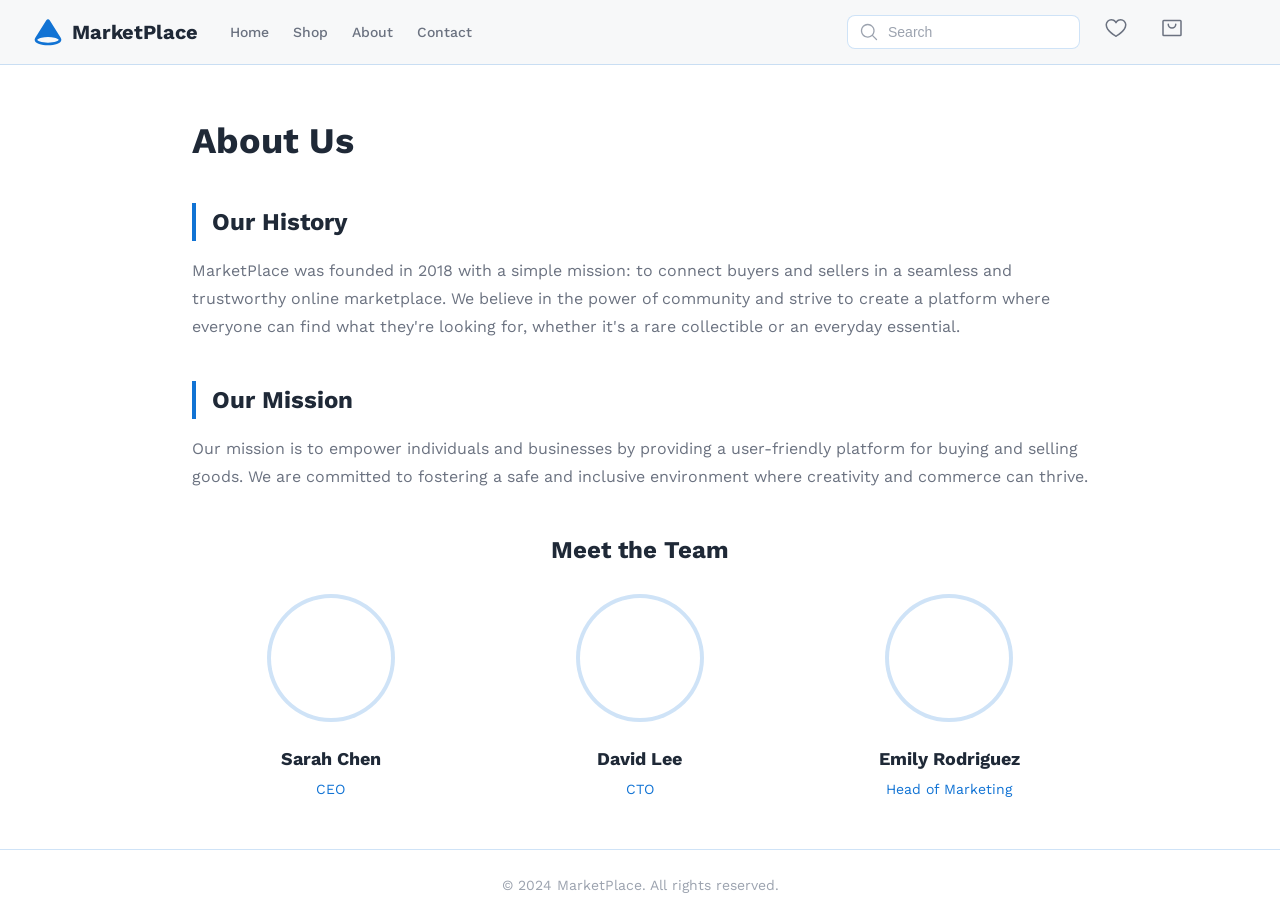
<file: AboutUsPage/aboutUsPage.html>
<!DOCTYPE html>
<html lang="en">

<head>
    <meta charset="utf-8" />
    <meta content="width=device-width, initial-scale=1.0" name="viewport" />
    <title>Stitch Design</title>
    <link href="https://fonts.googleapis.com" rel="preconnect" />
    <link crossorigin="" href="https://fonts.gstatic.com" rel="preconnect" />
    <link href="https://fonts.googleapis.com/css2?family=Work+Sans:wght@400;500;700&amp;display=swap" rel="stylesheet" />
    <link href="aboutUsPage.css" rel="stylesheet" />
</head>

<body>
    <div class="about-container">
        <header class="about-header">
            <div class="header-content">
                <div class="header-nav">
                    <div class="header-left">
                        <div class="logo">
                            <svg class="logo-icon" fill="none" viewBox="0 0 48 48" xmlns="http://www.w3.org/2000/svg">
<path d="M13.8261 30.5736C16.7203 29.8826 20.2244 29.4783 24 29.4783C27.7756 29.4783 31.2797 29.8826 34.1739 30.5736C36.9144 31.2278 39.9967 32.7669 41.3563 33.8352L24.8486 7.36089C24.4571 6.73303 23.5429 6.73303 23.1514 7.36089L6.64374 33.8352C8.00331 32.7669 11.0856 31.2278 13.8261 30.5736Z" fill="currentColor"></path>
<path clip-rule="evenodd" d="M39.998 35.764C39.9944 35.7463 39.9875 35.7155 39.9748 35.6706C39.9436 35.5601 39.8949 35.4259 39.8346 35.2825C39.8168 35.2403 39.7989 35.1993 39.7813 35.1602C38.5103 34.2887 35.9788 33.0607 33.7095 32.5189C30.9875 31.8691 27.6413 31.4783 24 31.4783C20.3587 31.4783 17.0125 31.8691 14.2905 32.5189C12.0012 33.0654 9.44505 34.3104 8.18538 35.1832C8.17384 35.2075 8.16216 35.233 8.15052 35.2592C8.09919 35.3751 8.05721 35.4886 8.02977 35.589C8.00356 35.6848 8.00039 35.7333 8.00004 35.7388C8.00004 35.739 8 35.7393 8.00004 35.7388C8.00004 35.7641 8.0104 36.0767 8.68485 36.6314C9.34546 37.1746 10.4222 37.7531 11.9291 38.2772C14.9242 39.319 19.1919 40 24 40C28.8081 40 33.0758 39.319 36.0709 38.2772C37.5778 37.7531 38.6545 37.1746 39.3151 36.6314C39.9006 36.1499 39.9857 35.8511 39.998 35.764ZM4.95178 32.7688L21.4543 6.30267C22.6288 4.4191 25.3712 4.41909 26.5457 6.30267L43.0534 32.777C43.0709 32.8052 43.0878 32.8338 43.104 32.8629L41.3563 33.8352C43.104 32.8629 43.1038 32.8626 43.104 32.8629L43.1051 32.865L43.1065 32.8675L43.1101 32.8739L43.1199 32.8918C43.1276 32.906 43.1377 32.9246 43.1497 32.9473C43.1738 32.9925 43.2062 33.0545 43.244 33.1299C43.319 33.2792 43.4196 33.489 43.5217 33.7317C43.6901 34.1321 44 34.9311 44 35.7391C44 37.4427 43.003 38.7775 41.8558 39.7209C40.6947 40.6757 39.1354 41.4464 37.385 42.0552C33.8654 43.2794 29.133 44 24 44C18.867 44 14.1346 43.2794 10.615 42.0552C8.86463 41.4464 7.30529 40.6757 6.14419 39.7209C4.99695 38.7775 3.99999 37.4427 3.99999 35.7391C3.99999 34.8725 4.29264 34.0922 4.49321 33.6393C4.60375 33.3898 4.71348 33.1804 4.79687 33.0311C4.83898 32.9556 4.87547 32.8935 4.9035 32.8471C4.91754 32.8238 4.92954 32.8043 4.93916 32.7889L4.94662 32.777L4.95178 32.7688ZM35.9868 29.004L24 9.77997L12.0131 29.004C12.4661 28.8609 12.9179 28.7342 13.3617 28.6282C16.4281 27.8961 20.0901 27.4783 24 27.4783C27.9099 27.4783 31.5719 27.8961 34.6383 28.6282C35.082 28.7342 35.5339 28.8609 35.9868 29.004Z" fill="currentColor" fill-rule="evenodd"></path>
</svg>
                            <h1 class="logo-text">MarketPlace</h1>
                        </div>
                        <nav class="nav-menu">
                            <a class="nav-link" href="../homepage/home-page.html">Home</a>
                            <a class="nav-link" href="../ShopPage/shopPage.html">Shop</a>
                            <a class="nav-link" href="#">About</a>
                            <a class="nav-link" href="../ContactUsPage/contactUsPage.html">Contact</a>
                        </nav>
                    </div>
                    <div class="header-right">
                        <div class="search-container">
                            <span class="search-icon">
<svg fill="currentColor" viewBox="0 0 256 256" xmlns="http://www.w3.org/2000/svg"><path d="M229.66,218.34l-50.07-50.06a88.11,88.11,0,1,0-11.31,11.31l50.06,50.07a8,8,0,0,0,11.32-11.32ZM40,112a72,72,0,1,1,72,72A72.08,72.08,0,0,1,40,112Z"></path></svg>
</span>
                            <input class="search-input" placeholder="Search" type="search" />
                        </div>
                        <a href="../favouratesPage/favouratesPage.html" class="header-btn">
                            <svg fill="currentColor" viewBox="0 0 256 256" xmlns="http://www.w3.org/2000/svg"><path d="M178,32c-20.65,0-38.73,8.88-50,23.89C116.73,40.88,98.65,32,78,32A62.07,62.07,0,0,0,16,94c0,70,103.79,126.66,108.21,129a8,8,0,0,0,7.58,0C136.21,220.66,240,164,240,94A62.07,62.07,0,0,0,178,32ZM128,206.8C109.74,196.16,32,147.69,32,94A46.06,46.06,0,0,1,78,48c19.45,0,35.78,10.36,42.6,27a8,8,0,0,0,14.8,0c6.82-16.67,23.15-27,42.6-27a46.06,46.06,0,0,1,46,46C224,147.61,146.24,196.15,128,206.8Z"></path></svg>
                        </a>
                        <a href="../addToCartPage/addToCartPage.html" class="header-btn">
                            <svg fill="currentColor" viewBox="0 0 256 256" xmlns="http://www.w3.org/2000/svg"><path d="M216,40H40A16,16,0,0,0,24,56V200a16,16,0,0,0,16,16H216a16,16,0,0,0,16-16V56A16,16,0,0,0,216,40Zm0,160H40V56H216V200ZM176,88a48,48,0,0,1-96,0,8,8,0,0,1,16,0,32,32,0,0,0,64,0,8,8,0,0,1,16,0Z"></path></svg>
                        </a>
                        <a href="../UserAccount/user-account.html">
                            <div class="user-avatar" style='background-image: url("https://lh3.googleusercontent.com/aida-public/[base64]");'></div>
                        </a>
                    </div>
                </div>
            </div>
        </header>
        <main class="about-main">
            <div class="about-content">
                <h1 class="page-title">About Us</h1>
                <div class="content-sections">
                    <div class="content-section">
                        <h2>Our History</h2>
                        <p>MarketPlace was founded in 2018 with a simple mission: to connect buyers and sellers in a seamless and trustworthy online marketplace. We believe in the power of community and strive to create a platform where everyone can find
                            what they're looking for, whether it's a rare collectible or an everyday essential.</p>
                    </div>
                    <div class="content-section">
                        <h2>Our Mission</h2>
                        <p>Our mission is to empower individuals and businesses by providing a user-friendly platform for buying and selling goods. We are committed to fostering a safe and inclusive environment where creativity and commerce can thrive.</p>
                    </div>
                    <div class="team-section">
                        <h2>Meet the Team</h2>
                        <div class="team-grid">
                            <div class="team-member">
                                <div class="member-avatar-container">
                                    <div class="member-avatar" style='background-image: url("https://lh3.googleusercontent.com/aida-public/[base64]");'></div>
                                </div>
                                <h3 class="member-name">Sarah Chen</h3>
                                <p class="member-role">CEO</p>
                            </div>
                            <div class="team-member">
                                <div class="member-avatar-container">
                                    <div class="member-avatar" style='background-image: url("https://lh3.googleusercontent.com/aida-public/[base64]");'></div>
                                </div>
                                <h3 class="member-name">David Lee</h3>
                                <p class="member-role">CTO</p>
                            </div>
                            <div class="team-member">
                                <div class="member-avatar-container">
                                    <div class="member-avatar" style='background-image: url("https://lh3.googleusercontent.com/aida-public/[base64]");'></div>
                                </div>
                                <h3 class="member-name">Emily Rodriguez</h3>
                                <p class="member-role">Head of Marketing</p>
                            </div>
                        </div>
                    </div>
                </div>
            </div>
        </main>
        <footer class="about-footer">
            <div class="footer-content">
                <p class="footer-text">© 2024 MarketPlace. All rights reserved.</p>
            </div>
        </footer>
    </div>

</body>

</html>
</file>
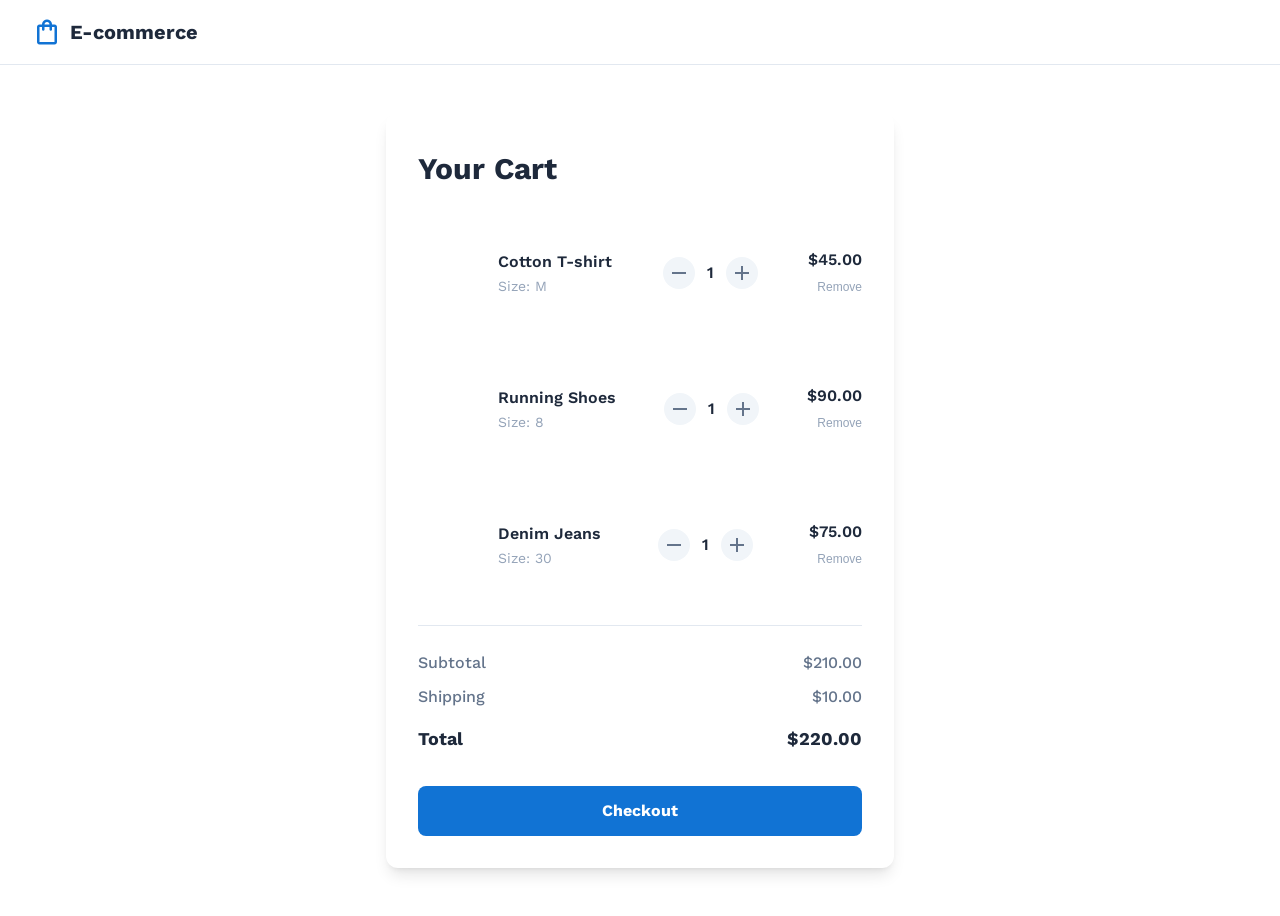
<file: AddToCartPage/addToCartPage.html>
<!DOCTYPE html>
<html lang="en">

<head>
    <meta charset="utf-8" />
    <meta content="width=device-width, initial-scale=1.0" name="viewport" />
    <title>Shopping Cart</title>
    <link href="https://fonts.googleapis.com" rel="preconnect" />
    <link crossorigin="" href="https://fonts.gstatic.com" rel="preconnect" />
    <link href="https://fonts.googleapis.com/css2?family=Work+Sans:wght@400;500;600;700&amp;display=swap" rel="stylesheet" />
    <link href="https://fonts.googleapis.com/css2?family=Material+Symbols+Outlined" rel="stylesheet" />
    <link href="addToCartPage.css" rel="stylesheet" />
</head>

<body>
    <div class="cart-container">
        <header class="cart-header">
            <div class="header-content">
                <div class="header-nav">
                    <div class="header-left">
                        <a class="logo" href="#">
                            <span class="material-symbols-outlined logo-icon">
                shopping_bag
              </span>
                            <span class="logo-text">E-commerce</span>
                        </a>
                        <nav class="nav-menu">
                            <!-- <a class="nav-link" href="#">Featured</a>
                            <a class="nav-link" href="#">Collectibles</a>
                            <a class="nav-link" href="#">Digital Art</a> -->
                        </nav>
                    </div>
                    <div class="header-right">
                        <a href="../UserAccount/user-account.html">
                            <div class="user-avatar" style='background-image: url("https://lh3.googleusercontent.com/aida-public/[base64]");'></div>
                        </a>
                    </div>
                </div>
            </div>
        </header>
        <main class="cart-main">
            <div class="cart-card">
                <div class="cart-content">
                    <h1 class="cart-title">Your Cart</h1>
                    <div class="cart-items">
                        <div class="cart-item">
                            <div class="item-info">
                                <div class="item-image" style='background-image: url("https://lh3.googleusercontent.com/aida-public/[base64]");'></div>
                                <div class="item-details">
                                    <h3>Cotton T-shirt</h3>
                                    <p>Size: M</p>
                                </div>
                            </div>
                            <div class="item-quantity">
                                <button class="quantity-btn">
<span class="material-symbols-outlined">remove</span>
</button>
                                <span class="quantity-value">1</span>
                                <button class="quantity-btn">
<span class="material-symbols-outlined">add</span>
</button>
                            </div>
                            <div class="item-price">
                                <p>$45.00</p>
                                <button class="remove-btn">Remove</button>
                            </div>
                        </div>
                        <div class="cart-item">
                            <div class="item-info">
                                <div class="item-image" style='background-image: url("https://lh3.googleusercontent.com/aida-public/[base64]");'></div>
                                <div class="item-details">
                                    <h3>Running Shoes</h3>
                                    <p>Size: 8</p>
                                </div>
                            </div>
                            <div class="item-quantity">
                                <button class="quantity-btn">
<span class="material-symbols-outlined">remove</span>
</button>
                                <span class="quantity-value">1</span>
                                <button class="quantity-btn">
<span class="material-symbols-outlined">add</span>
</button>
                            </div>
                            <div class="item-price">
                                <p>$90.00</p>
                                <button class="remove-btn">Remove</button>
                            </div>
                        </div>
                        <div class="cart-item">
                            <div class="item-info">
                                <div class="item-image" style='background-image: url("https://lh3.googleusercontent.com/aida-public/[base64]");'></div>
                                <div class="item-details">
                                    <h3>Denim Jeans</h3>
                                    <p>Size: 30</p>
                                </div>
                            </div>
                            <div class="item-quantity">
                                <button class="quantity-btn">
<span class="material-symbols-outlined">remove</span>
</button>
                                <span class="quantity-value">1</span>
                                <button class="quantity-btn">
<span class="material-symbols-outlined">add</span>
</button>
                            </div>
                            <div class="item-price">
                                <p>$75.00</p>
                                <button class="remove-btn">Remove</button>
                            </div>
                        </div>
                    </div>
                    <div class="cart-summary">
                        <div class="summary-items">
                            <div class="summary-row">
                                <p>Subtotal</p>
                                <p>$210.00</p>
                            </div>
                            <div class="summary-row">
                                <p>Shipping</p>
                                <p>$10.00</p>
                            </div>
                        </div>
                        <div class="summary-total">
                            <p>Total</p>
                            <p>$220.00</p>
                        </div>
                    </div>
                    <div class="checkout-section">
                        <a class="checkout-btn" href="#">
              Checkout
            </a>
                    </div>
                </div>
            </div>
        </main>
    </div>

</body>

</html>
</file>
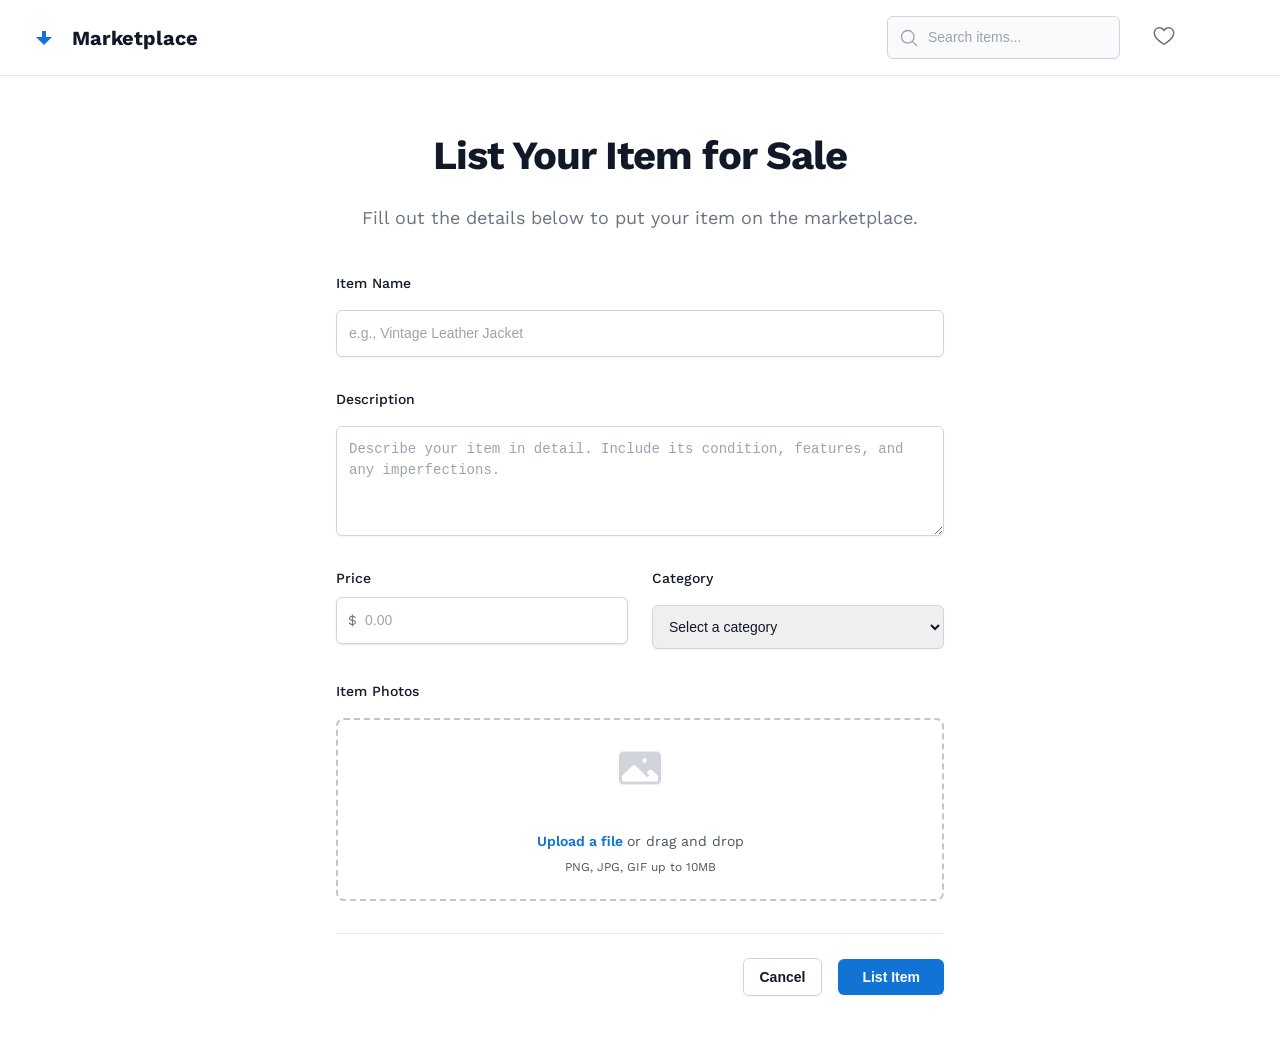
<file: SellProduct/sellProduct.html>
<!DOCTYPE html>
<html lang="en">

<head>
    <meta charset="utf-8" />
    <link crossorigin="" href="https://fonts.gstatic.com/" rel="preconnect" />
    <link as="style" href="https://fonts.googleapis.com/css2?display=swap&amp;family=Noto+Sans%3Awght%40400%3B500%3B700%3B900&amp;family=Work+Sans%3Awght%40400%3B500%3B700%3B900" onload="this.rel='stylesheet'" rel="stylesheet" />
    <title>Sell Page</title>
    <link rel="stylesheet" href="sellProduct.css">
    <link href="data:image/x-icon;base64," rel="icon" type="image/x-icon" />
</head>

<body class="sell-page">
    <div class="page-wrapper">
        <div class="page-content">
            <header class="page-header">
                <div class="logo-section">
                    <div class="logo-icon">
                        <svg fill="currentColor" viewBox="0 0 24 24" xmlns="http://www.w3.org/2000/svg">
<path d="M19.9999 10H13.9999V4H9.99994V10H3.99994L11.9999 18L19.9999 10Z" fill="currentColor" transform="translate(0, 1)"></path>
</svg>
                    </div>
                    <h2 class="logo-text">Marketplace</h2>
                </div>
                <div class="nav-section">
                    <label class="search-container">
<span class="sr-only">Search</span>
<span class="search-icon">
<svg class="search-svg" fill="currentColor" height="24px" viewBox="0 0 256 256" width="24px" xmlns="http://www.w3.org/2000/svg">
<path d="M229.66,218.34l-50.07-50.06a88.11,88.11,0,1,0-11.31,11.31l50.06,50.07a8,8,0,0,0,11.32-11.32ZM40,112a72,72,0,1,1,72,72A72.08,72.08,0,0,1,40,112Z"></path>
</svg>
</span>
<input class="search-input" placeholder="Search items..." value=""/>
</label>
                    <button class="favorite-btn">
<svg class="favorite-icon" fill="currentColor" height="24px" viewBox="0 0 256 256" width="24px" xmlns="http://www.w3.org/2000/svg">
<path d="M178,32c-20.65,0-38.73,8.88-50,23.89C116.73,40.88,98.65,32,78,32A62.07,62.07,0,0,0,16,94c0,70,103.79,126.66,108.21,129a8,8,0,0,0,7.58,0C136.21,220.66,240,164,240,94A62.07,62.07,0,0,0,178,32ZM128,206.8C109.74,196.16,32,147.69,32,94A46.06,46.06,0,0,1,78,48c19.45,0,35.78,10.36,42.6,27a8,8,0,0,0,14.8,0c6.82-16.67,23.15-27,42.6-27a46.06,46.06,0,0,1,46,46C224,147.61,146.24,196.15,128,206.8Z"></path>
</svg>
</button>
                    <div class="profile-image"></div>
                </div>
            </header>
            <main class="main-content">
                <div class="content-wrapper">
                    <div class="page-title-section">
                        <h1 class="page-title">List Your Item for Sale</h1>
                        <p class="page-subtitle">Fill out the details below to put your item on the marketplace.</p>
                    </div>
                    <form class="sell-form">
                        <div class="form-fields">
                            <div class="field-group">
                                <label class="field-label" for="item-name">Item Name</label>
                                <div class="field-wrapper">
                                    <input class="field-input" id="item-name" placeholder="e.g., Vintage Leather Jacket" type="text" />
                                </div>
                            </div>
                            <div class="field-group">
                                <label class="field-label" for="description">Description</label>
                                <div class="field-wrapper">
                                    <textarea class="field-textarea" id="description" placeholder="Describe your item in detail. Include its condition, features, and any imperfections." rows="4"></textarea>
                                </div>
                            </div>
                            <div class="field-row">
                                <div class="field-group">
                                    <label class="field-label" for="price">Price</label>
                                    <div class="price-input-wrapper">
                                        <div class="price-symbol">
                                            <span class="dollar-sign">$</span>
                                        </div>
                                        <input class="field-input price-input" id="price" placeholder="0.00" type="text" />
                                    </div>
                                </div>
                                <div class="field-group">
                                    <label class="field-label" for="category">Category</label>
                                    <div class="field-wrapper">
                                        <select class="field-select" id="category">
<option>Select a category</option>
<option>Electronics</option>
<option>Clothing &amp; Apparel</option>
<option>Home &amp; Garden</option>
<option>Collectibles &amp; Art</option>
<option>Sporting Goods</option>
</select>
                                    </div>
                                </div>
                            </div>
                            <div class="field-group">
                                <label class="field-label">Item Photos</label>
                                <div class="file-upload-area">
                                    <div class="upload-content">
                                        <svg aria-hidden="true" class="upload-icon" fill="currentColor" viewBox="0 0 24 24">
<path clip-rule="evenodd" d="M1.5 6a2.25 2.25 0 012.25-2.25h16.5A2.25 2.25 0 0122.5 6v12a2.25 2.25 0 01-2.25 2.25H3.75A2.25 2.25 0 011.5 18V6zM3 16.06V18c0 .414.336.75.75.75h16.5A.75.75 0 0021 18v-1.94l-2.69-2.689a1.5 1.5 0 00-2.12 0l-.88.879.97.97a.75.75 0 11-1.06 1.06l-5.16-5.159a1.5 1.5 0 00-2.12 0L3 16.061zm10.125-7.81a1.125 1.125 0 112.25 0 1.125 1.125 0 01-2.25 0z" fill-rule="evenodd"></path>
</svg>
                                        <div class="upload-text">
                                            <label class="upload-label" for="file-upload">
<span>Upload a file</span>
<input class="file-input" id="file-upload" multiple="" name="file-upload" type="file"/>
</label>
                                            <p class="upload-help">or drag and drop</p>
                                        </div>
                                        <p class="upload-info">PNG, JPG, GIF up to 10MB</p>
                                    </div>
                                </div>
                            </div>
                        </div>
                        <div class="form-actions">
                            <button class="cancel-btn" type="button">
                  Cancel
                </button>
                            <button class="submit-btn" type="submit">
                  List Item
                </button>
                        </div>
                    </form>
                </div>
            </main>
        </div>
    </div>

</body>

</html>
</file>
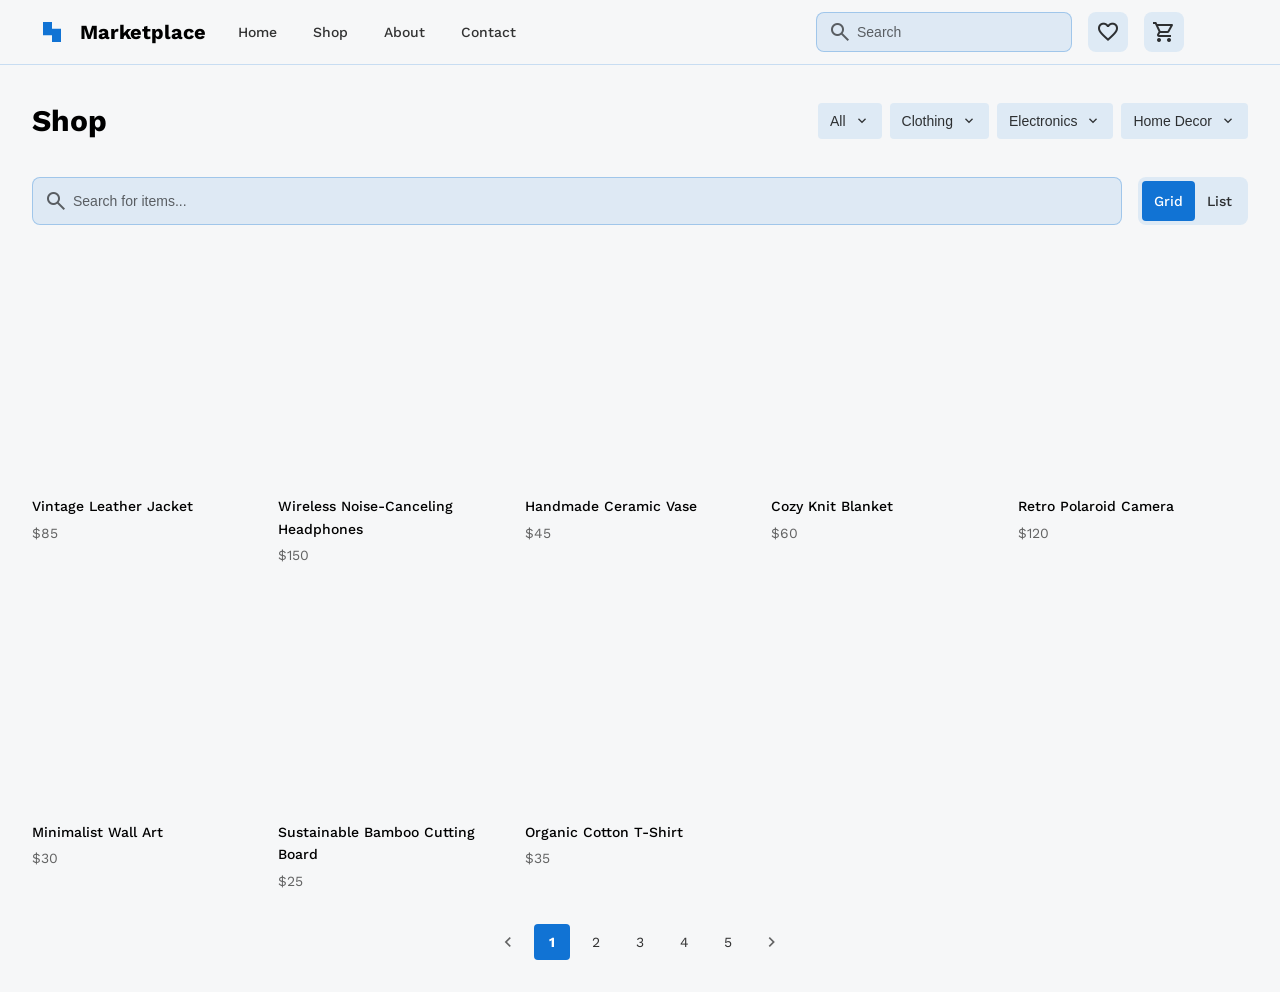
<file: ShopPage/shopPage.html>
<!DOCTYPE html>
<html lang="en">

<head>
    <meta charset="utf-8" />
    <link crossorigin="" href="https://fonts.gstatic.com/" rel="preconnect" />
    <link as="style" href="https://fonts.googleapis.com/css2?display=swap&amp;family=Work+Sans:wght@400;500;700;900&amp;family=Noto+Sans:wght@400;500;700;900" onload="this.rel='stylesheet'" rel="stylesheet" />
    <link href="https://fonts.googleapis.com/css2?family=Material+Symbols+Outlined" rel="stylesheet" />
    <title>Shop Page</title>
    <link href="data:image/x-icon;base64," rel="icon" type="image/x-icon" />
    <link rel="stylesheet" href="shopPage.css">

</head>

<body class="shop-container">
    <div class="layout-container">
        <header class="shop-header">
            <div class="header-left">
                <div class="logo">
                    <svg class="logo-icon" fill="none" viewBox="0 0 48 48" xmlns="http://www.w3.org/2000/svg">
                        <path clip-rule="evenodd" d="M24 4H6V17.3333V30.6667H24V44H42V30.6667V17.3333H24V4Z" fill="currentColor" fill-rule="evenodd"></path>
                    </svg>
                    <h2 class="logo-text">Marketplace</h2>
                </div>
                <div class="nav-menu">
                    <a class="nav-link" href="../homepage/home-page.html">Home</a>
                    <a class="nav-link" href="#">Shop</a>
                    <a class="nav-link" href="../AboutUsPage/aboutUsPage.html">About</a>
                    <a class="nav-link" href="../ContactUsPage/contactUsPage.html">Contact</a>
                </div>
            </div>
            <div class="header-right">
                <label class="header-search">
                    <span class="material-symbols-outlined header-search-icon">search</span>
                    <input class="header-search-input" placeholder="Search" value=""/>
                </label>
                <a href="../favouratesPage/favouratesPage.html" class="header-btn">
                    <span class="material-symbols-outlined">favorite</span>
                </a>
                <a href="../addToCartPage/addToCartPage.html" class="header-btn">
                    <span class="material-symbols-outlined">shopping_cart</span>
                </a>
                <a href="../UserAccount/user-account.html">
                    <div class="user-avatar" style='background-image: url("https://lh3.googleusercontent.com/aida-public/[base64]");'></div>
                </a>
            </div>
        </header>
        <main class="shop-main">
            <div class="shop-header-section">
                <h1 class="page-title">Shop</h1>
                <div class="category-filters">
                    <button class="category-btn">
                        All
                        <span class="material-symbols-outlined">expand_more</span>
                    </button>
                    <button class="category-btn">
                        Clothing
                        <span class="material-symbols-outlined">expand_more</span>
                    </button>
                    <button class="category-btn">
                        Electronics
                        <span class="material-symbols-outlined">expand_more</span>
                    </button>
                    <button class="category-btn">
                        Home Decor
                        <span class="material-symbols-outlined">expand_more</span>
                    </button>
                </div>
            </div>
            <div class="search-section">
                <label class="main-search">
                    <span class="material-symbols-outlined main-search-icon">search</span>
                    <input class="main-search-input" placeholder="Search for items..." value=""/>
                </label>
                <div class="layout-toggle">
                    <div class="layout-option">
                        <input checked="" name="layout" type="radio" value="Grid" />
                        <div class="layout-label">Grid</div>
                    </div>
                    <div class="layout-option">
                        <input name="layout" type="radio" value="List" />
                        <div class="layout-label">List</div>
                    </div>
                </div>
            </div>
            <div class="product-grid">
                <div class="product-card">
                    <div class="product-image" style='background-image: url("https://lh3.googleusercontent.com/aida-public/[base64]");'></div>
                    <div class="product-info">
                        <h3 class="product-title">Vintage Leather Jacket</h3>
                        <p class="product-price">$85</p>
                    </div>
                </div>
                <div class="product-card">
                    <div class="product-image" style='background-image: url("https://lh3.googleusercontent.com/aida-public/[base64]");'></div>
                    <div class="product-info">
                        <h3 class="product-title">Wireless Noise-Canceling Headphones</h3>
                        <p class="product-price">$150</p>
                    </div>
                </div>
                <div class="product-card">
                    <div class="product-image" style='background-image: url("https://lh3.googleusercontent.com/aida-public/[base64]");'></div>
                    <div class="product-info">
                        <h3 class="product-title">Handmade Ceramic Vase</h3>
                        <p class="product-price">$45</p>
                    </div>
                </div>
                <div class="product-card">
                    <div class="product-image" style='background-image: url("https://lh3.googleusercontent.com/aida-public/[base64]");'></div>
                    <div class="product-info">
                        <h3 class="product-title">Cozy Knit Blanket</h3>
                        <p class="product-price">$60</p>
                    </div>
                </div>
                <div class="product-card">
                    <div class="product-image" style='background-image: url("https://lh3.googleusercontent.com/aida-public/[base64]");'></div>
                    <div class="product-info">
                        <h3 class="product-title">Retro Polaroid Camera</h3>
                        <p class="product-price">$120</p>
                    </div>
                </div>
                <div class="product-card">
                    <div class="product-image" style='background-image: url("https://lh3.googleusercontent.com/aida-public/[base64]");'></div>
                    <div class="product-info">
                        <h3 class="product-title">Minimalist Wall Art</h3>
                        <p class="product-price">$30</p>
                    </div>
                </div>
                <div class="product-card">
                    <div class="product-image" style='background-image: url("https://lh3.googleusercontent.com/aida-public/[base64]");'></div>
                    <div class="product-info">
                        <h3 class="product-title">Sustainable Bamboo Cutting Board</h3>
                        <p class="product-price">$25</p>
                    </div>
                </div>
                <div class="product-card">
                    <div class="product-image" style='background-image: url("https://lh3.googleusercontent.com/aida-public/[base64]");'></div>
                    <div class="product-info">
                        <h3 class="product-title">Organic Cotton T-Shirt</h3>
                        <p class="product-price">$35</p>
                    </div>
                </div>
            </div>
            <div class="pagination-section">
                <nav aria-label="Pagination" class="pagination-nav">
                    <a class="pagination-btn" href="#">
                        <span class="material-symbols-outlined">chevron_left</span>
                    </a>
                    <a class="pagination-btn active pagination-number" href="#">1</a>
                    <a class="pagination-btn pagination-number" href="#">2</a>
                    <a class="pagination-btn pagination-number" href="#">3</a>
                    <a class="pagination-btn pagination-number" href="#">4</a>
                    <a class="pagination-btn pagination-number" href="#">5</a>
                    <a class="pagination-btn" href="#">
                        <span class="material-symbols-outlined">chevron_right</span>
                    </a>
                </nav>
            </div>
        </main>
    </div>

    <script>
        // Layout toggle functionality
        document.addEventListener('DOMContentLoaded', function() {
            const layoutOptions = document.querySelectorAll('input[name="layout"]');
            const productGrid = document.querySelector('.product-grid');
            const layoutLabels = document.querySelectorAll('.layout-label');

            // Add click handlers to labels as well for better UX
            layoutLabels.forEach(label => {
                label.addEventListener('click', function() {
                    const input = this.previousElementSibling;
                    if (input && input.type === 'radio') {
                        input.checked = true;
                        // Trigger change event
                        const event = new Event('change', {
                            bubbles: true
                        });
                        input.dispatchEvent(event);
                    }
                });
            });

            // Handle layout change
            layoutOptions.forEach(option => {
                option.addEventListener('change', function() {
                    console.log('Layout changed to:', this.value); // Debug log

                    if (this.checked) {
                        if (this.value === 'List') {
                            productGrid.classList.add('list-view');
                            console.log('Added list-view class'); // Debug log
                        } else {
                            productGrid.classList.remove('list-view');
                            console.log('Removed list-view class'); // Debug log
                        }
                    }
                });
            });

            // Set initial state
            const checkedOption = document.querySelector('input[name="layout"]:checked');
            if (checkedOption && checkedOption.value === 'List') {
                productGrid.classList.add('list-view');
            }
        });
    </script>

</body>

</html>
</file>
<file: AboutUsPage/aboutUsPage.css>
/* About Us Page - Complete CSS System */


/* CSS Variables */

:root {
    --primary-color: #1173d4;
    --background-light: #ffffff;
    --background-dark: #101922;
    --text-primary: #1f2937;
    --text-secondary: #6b7280;
    --text-muted: #9ca3af;
    --text-white: #ffffff;
    --border-color: #e5e7eb;
    --border-primary: rgba(17, 115, 212, 0.2);
    --border-primary-dark: rgba(17, 115, 212, 0.3);
    --card-background: #ffffff;
    --hover-background: rgba(17, 115, 212, 0.1);
    --backdrop-blur: rgba(246, 247, 248, 0.8);
    --backdrop-blur-dark: rgba(16, 25, 34, 0.8);
    --shadow-sm: 0 1px 2px 0 rgb(0 0 0 / 0.05);
    --shadow-md: 0 4px 6px -1px rgb(0 0 0 / 0.1), 0 2px 4px -2px rgb(0 0 0 / 0.1);
    --shadow-lg: 0 10px 15px -3px rgb(0 0 0 / 0.1), 0 4px 6px -4px rgb(0 0 0 / 0.1);
}


/* Reset and Base Styles */

* {
    margin: 0;
    padding: 0;
    box-sizing: border-box;
}

body {
    font-family: 'Work Sans', sans-serif;
    background-color: var(--background-light);
    color: var(--text-primary);
    line-height: 1.6;
}


/* Layout Components */

.about-container {
    display: flex;
    flex-direction: column;
    min-height: 100vh;
}


/* Header Styles */

.about-header {
    background-color: var(--backdrop-blur);
    backdrop-filter: blur(8px);
    position: sticky;
    top: 0;
    z-index: 50;
    border-bottom: 1px solid var(--border-primary);
}

.header-content {
    max-width: 1280px;
    margin: 0 auto;
    padding: 0 1rem;
}

.header-nav {
    display: flex;
    align-items: center;
    justify-content: space-between;
    height: 4rem;
}

.header-left {
    display: flex;
    align-items: center;
    gap: 2rem;
}

.logo {
    display: flex;
    align-items: center;
    gap: 0.5rem;
    color: var(--text-primary);
    text-decoration: none;
}

.logo-icon {
    height: 2rem;
    width: 2rem;
    color: var(--primary-color);
}

.logo-text {
    font-size: 1.25rem;
    font-weight: 700;
}

.nav-menu {
    display: none;
    align-items: center;
    gap: 1.5rem;
}

.nav-link {
    font-size: 0.875rem;
    font-weight: 500;
    color: var(--text-secondary);
    text-decoration: none;
    transition: color 0.2s ease;
}

.nav-link:hover {
    color: var(--primary-color);
}

.header-right {
    display: flex;
    align-items: center;
    gap: 1rem;
}

.search-container {
    display: none;
    position: relative;
}

.search-icon {
    position: absolute;
    top: 50%;
    left: 0.75rem;
    transform: translateY(-50%);
    height: 1.25rem;
    width: 1.25rem;
    color: var(--text-muted);
}

.search-input {
    width: 100%;
    padding: 0.5rem 1rem 0.5rem 2.5rem;
    border-radius: 0.5rem;
    background-color: var(--background-light);
    border: 1px solid var(--border-primary);
    color: var(--text-primary);
    font-size: 0.875rem;
    transition: border-color 0.2s ease, box-shadow 0.2s ease;
}

.search-input:focus {
    outline: none;
    border-color: var(--primary-color);
    box-shadow: 0 0 0 3px rgba(17, 115, 212, 0.1);
}

.search-input::placeholder {
    color: var(--text-muted);
}

.header-btn {
    padding: 0.5rem;
    border-radius: 50%;
    color: var(--text-secondary);
    background: none;
    border: none;
    cursor: pointer;
    transition: background-color 0.2s ease, color 0.2s ease;
    text-decoration: none;
}

.header-btn:hover {
    background-color: var(--hover-background);
    color: var(--primary-color);
}

.header-btn svg {
    height: 1.5rem;
    width: 1.5rem;
}

.user-avatar {
    width: 2.5rem;
    height: 2.5rem;
    border-radius: 50%;
    background-size: cover;
    background-position: center;
}


/* Main Content */

.about-main {
    flex-grow: 1;
    max-width: 1280px;
    margin: 0 auto;
    padding: 3rem 1rem;
}

.about-content {
    max-width: 56rem;
    margin: 0 auto;
}

.page-title {
    font-size: 2.25rem;
    font-weight: 700;
    color: var(--text-primary);
    margin-bottom: 2rem;
}

.content-sections {
    display: flex;
    flex-direction: column;
    gap: 2.5rem;
    color: var(--text-secondary);
}

.content-section h2 {
    font-size: 1.5rem;
    font-weight: 700;
    color: var(--text-primary);
    margin-bottom: 1rem;
    border-left: 4px solid var(--primary-color);
    padding-left: 1rem;
}

.content-section p {
    line-height: 1.75;
}


/* Team Section */

.team-section h2 {
    font-size: 1.5rem;
    font-weight: 700;
    color: var(--text-primary);
    margin-bottom: 1.5rem;
    text-align: center;
    border: none;
    padding: 0;
}

.team-grid {
    display: grid;
    grid-template-columns: 1fr;
    gap: 2rem;
}

.team-member {
    text-align: center;
}

.member-avatar-container {
    position: relative;
    display: inline-block;
}

.member-avatar {
    width: 8rem;
    height: 8rem;
    border-radius: 50%;
    background-size: cover;
    background-position: center;
    margin: 0 auto 1rem;
    border: 4px solid var(--border-primary);
}

.member-name {
    font-size: 1.125rem;
    font-weight: 700;
    color: var(--text-primary);
    margin-bottom: 0.25rem;
}

.member-role {
    font-size: 0.875rem;
    color: var(--primary-color);
}


/* Footer */

.about-footer {
    background-color: var(--background-light);
    border-top: 1px solid var(--border-primary);
    margin-top: auto;
}

.footer-content {
    max-width: 1280px;
    margin: 0 auto;
    padding: 1.5rem 1rem;
    text-align: center;
}

.footer-text {
    font-size: 0.875rem;
    color: var(--text-muted);
}


/* Responsive Design */

@media (min-width: 640px) {
    .team-grid {
        grid-template-columns: repeat(2, 1fr);
    }
    .header-content {
        padding: 0 1.5rem;
    }
    .about-main {
        padding: 3rem 1.5rem;
    }
    .footer-content {
        padding: 1.5rem 1.5rem;
    }
}

@media (min-width: 768px) {
    .nav-menu {
        display: flex;
    }
    .search-container {
        display: block;
    }
    .team-grid {
        grid-template-columns: repeat(3, 1fr);
    }
}

@media (min-width: 1024px) {
    .header-content {
        padding: 0 2rem;
    }
    .about-main {
        padding: 3rem 2rem;
    }
    .footer-content {
        padding: 1.5rem 2rem;
    }
}
</file>
<file: AddToCartPage/addToCartPage.css>
/* Add to Cart Page - Complete CSS System */


/* CSS Variables */

:root {
    --primary-color: #1173d4;
    --background-light: #ffffff;
    --background-dark: #101922;
    --text-primary: #1e293b;
    --text-secondary: #64748b;
    --text-muted: #94a3b8;
    --border-color: #e2e8f0;
    --border-dark: #334155;
    --card-background: #ffffff;
    --card-background-dark: #0f172a;
    --hover-background: #f1f5f9;
    --hover-background-dark: #1e293b;
    --success-color: #10b981;
    --danger-color: #ef4444;
    --shadow-sm: 0 1px 2px 0 rgb(0 0 0 / 0.05);
    --shadow-md: 0 4px 6px -1px rgb(0 0 0 / 0.1), 0 2px 4px -2px rgb(0 0 0 / 0.1);
    --shadow-lg: 0 10px 15px -3px rgb(0 0 0 / 0.1), 0 4px 6px -4px rgb(0 0 0 / 0.1);
}


/* Reset and Base Styles */

* {
    margin: 0;
    padding: 0;
    box-sizing: border-box;
}

body {
    font-family: 'Work Sans', sans-serif;
    background-color: var(--background-light);
    color: var(--text-primary);
    line-height: 1.6;
}


/* Layout Components */

.cart-container {
    display: flex;
    flex-direction: column;
    min-height: 100vh;
}

.cart-header {
    border-bottom: 1px solid var(--border-color);
    background-color: var(--card-background);
}

.header-content {
    max-width: 1280px;
    margin: 0 auto;
    padding: 0 1rem;
}

.header-nav {
    display: flex;
    align-items: center;
    justify-content: space-between;
    height: 4rem;
}

.header-left {
    display: flex;
    align-items: center;
    gap: 2rem;
}

.logo {
    display: flex;
    align-items: center;
    gap: 0.5rem;
    text-decoration: none;
}

.logo-icon {
    color: var(--primary-color);
    font-size: 1.875rem;
}

.logo-text {
    font-size: 1.25rem;
    font-weight: 700;
    color: var(--text-primary);
}

.nav-menu {
    display: none;
    gap: 2rem;
}

.nav-link {
    font-size: 0.875rem;
    font-weight: 500;
    color: var(--text-secondary);
    text-decoration: none;
    transition: color 0.2s ease;
}

.nav-link:hover {
    color: var(--primary-color);
}

.header-right {
    display: flex;
    align-items: center;
    gap: 1rem;
}

.user-avatar {
    width: 2.5rem;
    height: 2.5rem;
    background-size: cover;
    background-position: center;
    background-repeat: no-repeat;
    border-radius: 50%;
    display: none;
}


/* Main Content */

.cart-main {
    flex-grow: 1;
    max-width: 1280px;
    margin: 0 auto;
    padding: 3rem 1rem;
}

.cart-card {
    max-width: 42rem;
    margin: 0 auto;
    background-color: var(--card-background);
    border-radius: 0.75rem;
    box-shadow: var(--shadow-lg);
}

.cart-content {
    padding: 1.5rem;
}

.cart-title {
    font-size: 1.875rem;
    font-weight: 700;
    color: var(--text-primary);
    margin-bottom: 1.5rem;
}

.cart-items {
    display: flex;
    flex-direction: column;
    gap: 1.5rem;
}


/* Cart Item */

.cart-item {
    display: flex;
    align-items: center;
    justify-content: space-between;
    gap: 3rem;
    padding: 1.5rem 0;
}

.item-info {
    display: flex;
    align-items: center;
    gap: 1rem;
}

.item-image {
    width: 4rem;
    height: 4rem;
    background-size: cover;
    background-position: center;
    background-repeat: no-repeat;
    border-radius: 0.5rem;
}

.item-details h3 {
    font-size: 1rem;
    font-weight: 600;
    color: var(--text-primary);
}

.item-details p {
    font-size: 0.875rem;
    color: var(--text-muted);
}

.item-quantity {
    display: flex;
    align-items: center;
    gap: 0.75rem;
}

.quantity-btn {
    display: flex;
    align-items: center;
    justify-content: center;
    width: 2rem;
    height: 2rem;
    border-radius: 50%;
    background-color: var(--hover-background);
    color: var(--text-secondary);
    border: none;
    cursor: pointer;
    transition: background-color 0.2s ease;
}

.quantity-btn:hover {
    background-color: var(--border-color);
}

.quantity-value {
    font-weight: 600;
    color: var(--text-primary);
}

.item-price {
    text-align: right;
}

.item-price p {
    font-weight: 600;
    color: var(--text-primary);
}

.remove-btn {
    font-size: 0.75rem;
    color: var(--text-muted);
    background: none;
    border: none;
    cursor: pointer;
    margin-top: 0.25rem;
    transition: color 0.2s ease;
}

.remove-btn:hover {
    color: var(--danger-color);
}


/* Cart Summary */

.cart-summary {
    border-top: 1px solid var(--border-color);
    margin-top: 1.5rem;
    padding-top: 1.5rem;
}

.summary-items {
    display: flex;
    flex-direction: column;
    gap: 0.5rem;
}

.summary-row {
    display: flex;
    justify-content: space-between;
    font-size: 1rem;
    font-weight: 500;
    color: var(--text-secondary);
}

.summary-total {
    display: flex;
    justify-content: space-between;
    font-size: 1.125rem;
    font-weight: 700;
    color: var(--text-primary);
    margin-top: 1rem;
}

.checkout-section {
    margin-top: 2rem;
}

.checkout-btn {
    display: block;
    width: 100%;
    text-align: center;
    background-color: var(--primary-color);
    color: white;
    font-weight: 700;
    padding: 0.75rem 1rem;
    border-radius: 0.5rem;
    text-decoration: none;
    transition: background-color 0.2s ease;
}

.checkout-btn:hover {
    background-color: #0f5ba8;
}


/* Material Icons */

.material-symbols-outlined {
    font-variation-settings: 'FILL' 0, 'wght' 400, 'GRAD' 0, 'opsz' 24;
}


/* Responsive Design */

@media (min-width: 768px) {
    .nav-menu {
        display: flex;
    }
    .user-avatar {
        display: block;
    }
    .header-content {
        padding: 0 1.5rem;
    }
    .cart-main {
        padding: 3rem 1.5rem;
    }
    .cart-content {
        padding: 2rem;
    }
}

@media (min-width: 1024px) {
    .header-content {
        padding: 0 2rem;
    }
    .cart-main {
        padding: 3rem 2rem;
    }
}
</file>
<file: SellProduct/sellProduct.css>
/* CSS Variables */

:root {
    --primary-color: #1173d4;
    --primary-hover: #0f5db3;
    --border-color: #e5e7eb;
    --text-primary: #111827;
    --text-secondary: #6b7280;
    --gray-50: #f9fafb;
    --gray-100: #f3f4f6;
    --gray-200: #e5e7eb;
    --gray-300: #d1d5db;
    --gray-400: #9ca3af;
    --gray-500: #6b7280;
    --gray-600: #4b5563;
    --gray-700: #374151;
    --gray-800: #1f2937;
    --gray-900: #111827;
    --shadow-sm: 0 1px 2px 0 rgb(0 0 0 / 0.05);
    --shadow-md: 0 4px 6px -1px rgb(0 0 0 / 0.1), 0 2px 4px -2px rgb(0 0 0 / 0.1);
    --shadow-lg: 0 10px 15px -3px rgb(0 0 0 / 0.1), 0 4px 6px -4px rgb(0 0 0 / 0.1);
    --ring-primary: 0 0 0 2px var(--primary-color);
    --transition-all: all 0.3s ease;
    --transition-colors: color 0.15s ease-in-out, background-color 0.15s ease-in-out, border-color 0.15s ease-in-out;
    --border-radius: 0.375rem;
    --border-radius-md: 0.375rem;
    --border-radius-lg: 0.5rem;
    --border-radius-xl: 0.75rem;
    --border-radius-full: 9999px;
}


/* Reset and base styles */

* {
    box-sizing: border-box;
    margin: 0;
    padding: 0;
}

body {
    font-family: "Work Sans", "Noto Sans", sans-serif;
    line-height: 1.6;
    color: var(--text-primary);
    background-color: white;
}

.sr-only {
    position: absolute;
    width: 1px;
    height: 1px;
    padding: 0;
    margin: -1px;
    overflow: hidden;
    clip: rect(0, 0, 0, 0);
    white-space: nowrap;
    border: 0;
}


/* Layout Components */

.sell-page {
    background-color: white;
}

.page-wrapper {
    position: relative;
    display: flex;
    min-height: 100vh;
    flex-direction: column;
}

.page-content {
    flex-grow: 1;
}


/* Header Styles */

.page-header {
    display: flex;
    align-items: center;
    justify-content: space-between;
    white-space: nowrap;
    border-bottom: 1px solid var(--border-color);
    padding: 1rem 2.5rem;
}

.logo-section {
    display: flex;
    align-items: center;
    gap: 1rem;
    color: var(--text-primary);
}

.logo-icon {
    width: 1.5rem;
    height: 1.5rem;
    color: var(--primary-color);
}

.logo-text {
    font-size: 1.25rem;
    font-weight: bold;
    line-height: tight;
}

.nav-section {
    display: flex;
    flex: 1;
    justify-content: flex-end;
    align-items: center;
    gap: 1.5rem;
}


/* Search Styles */

.search-container {
    position: relative;
    display: none;
}

.search-icon {
    position: absolute;
    top: 0;
    bottom: 0;
    left: 0;
    display: flex;
    align-items: center;
    padding-left: 0.75rem;
}

.search-svg {
    height: 1.25rem;
    width: 1.25rem;
    color: var(--gray-400);
}

.search-input {
    display: block;
    width: 100%;
    min-width: 0;
    flex: 1;
    resize: none;
    overflow: hidden;
    border-radius: var(--border-radius-md);
    border: 1px solid var(--gray-300);
    background-color: var(--gray-50);
    padding: 0.625rem 1rem 0.625rem 2.5rem;
    color: var(--text-primary);
    font-size: 0.875rem;
    line-height: 1.5;
}

.search-input::placeholder {
    color: var(--gray-400);
}

.search-input:focus {
    outline: none;
    border-color: var(--primary-color);
    box-shadow: var(--ring-primary);
}


/* Button Styles */

.favorite-btn {
    position: relative;
    border-radius: var(--border-radius-full);
    padding: 0.5rem;
    color: var(--gray-500);
    background: none;
    border: none;
    cursor: pointer;
    transition: var(--transition-colors);
}

.favorite-btn:hover {
    background-color: var(--gray-100);
    color: var(--gray-700);
}

.favorite-icon {
    height: 1.5rem;
    width: 1.5rem;
}


/* Profile Image */

.profile-image {
    background-position: center;
    background-repeat: no-repeat;
    aspect-ratio: 1;
    background-size: cover;
    border-radius: var(--border-radius-full);
    width: 2.5rem;
    height: 2.5rem;
    background-image: url("https://lh3.googleusercontent.com/aida-public/[base64]");
}


/* Main Content */

.main-content {
    margin: 0 auto;
    max-width: 42rem;
    padding: 3rem 1rem;
}

.content-wrapper {
    display: flex;
    flex-direction: column;
    gap: 2.5rem;
}


/* Page Title */

.page-title-section {
    text-align: center;
}

.page-title {
    font-size: 2.25rem;
    font-weight: bold;
    letter-spacing: -0.025em;
    color: var(--text-primary);
    margin-bottom: 1rem;
}

.page-subtitle {
    font-size: 1.125rem;
    color: var(--text-secondary);
}


/* Form Styles */

.sell-form {
    display: flex;
    flex-direction: column;
    gap: 2rem;
}

.form-fields {
    display: grid;
    grid-template-columns: 1fr;
    gap: 2rem;
}

.field-group {
    display: flex;
    flex-direction: column;
}

.field-label {
    display: block;
    font-size: 0.875rem;
    font-weight: 500;
    line-height: 1.5;
    color: var(--text-primary);
    margin-bottom: 0.5rem;
}

.field-wrapper {
    margin-top: 0.5rem;
}


/* Input Styles */

.field-input,
.field-textarea,
.field-select {
    display: block;
    width: 100%;
    border-radius: var(--border-radius-md);
    border: 0;
    padding: 0.75rem;
    color: var(--text-primary);
    box-shadow: var(--shadow-sm);
    border: 1px solid var(--gray-300);
    font-size: 0.875rem;
    line-height: 1.5;
    transition: var(--transition-colors);
}

.field-input::placeholder,
.field-textarea::placeholder {
    color: var(--gray-400);
}

.field-input:focus,
.field-textarea:focus,
.field-select:focus {
    outline: none;
    border-color: var(--primary-color);
    box-shadow: var(--ring-primary);
}

.field-textarea {
    resize: vertical;
    min-height: 100px;
}


/* Field Row for Price/Category */

.field-row {
    display: grid;
    grid-template-columns: 1fr;
    gap: 2rem;
}


/* Price Input */

.price-input-wrapper {
    position: relative;
    border-radius: var(--border-radius-md);
    box-shadow: var(--shadow-sm);
}

.price-symbol {
    pointer-events: none;
    position: absolute;
    top: 0;
    bottom: 0;
    left: 0;
    display: flex;
    align-items: center;
    padding-left: 0.75rem;
}

.dollar-sign {
    color: var(--gray-500);
    font-size: 0.875rem;
}

.price-input {
    padding-left: 1.75rem !important;
    padding-right: 0.5rem !important;
}


/* File Upload */

.file-upload-area {
    margin-top: 0.5rem;
    display: flex;
    justify-content: center;
    border-radius: var(--border-radius-lg);
    border: 2px dashed rgba(17, 24, 39, 0.25);
    padding: 1.5rem;
    transition: var(--transition-colors);
}

.file-upload-area:hover {
    border-color: var(--primary-color);
    background-color: var(--gray-50);
}

.upload-content {
    text-align: center;
}

.upload-icon {
    margin: 0 auto;
    height: 3rem;
    width: 3rem;
    color: var(--gray-300);
    margin-bottom: 1rem;
}

.upload-text {
    margin-top: 1rem;
    display: flex;
    align-items: center;
    justify-content: center;
    font-size: 0.875rem;
    line-height: 1.5;
    color: var(--gray-600);
    gap: 0.25rem;
}

.upload-label {
    position: relative;
    cursor: pointer;
    border-radius: var(--border-radius-md);
    background-color: white;
    font-weight: 600;
    color: var(--primary-color);
    transition: var(--transition-colors);
}

.upload-label:hover {
    color: #2563eb;
}

.upload-label:focus-within {
    outline: none;
    box-shadow: var(--ring-primary);
}

.file-input {
    position: absolute;
    width: 1px;
    height: 1px;
    padding: 0;
    margin: -1px;
    overflow: hidden;
    clip: rect(0, 0, 0, 0);
    white-space: nowrap;
    border: 0;
}

.upload-help {
    margin: 0;
}

.upload-info {
    font-size: 0.75rem;
    line-height: 1.25;
    color: var(--gray-600);
    margin-top: 0.5rem;
}


/* Form Actions */

.form-actions {
    display: flex;
    align-items: center;
    justify-content: flex-end;
    gap: 1rem;
    padding-top: 1.5rem;
    border-top: 1px solid var(--border-color);
}

.cancel-btn {
    border-radius: var(--border-radius-md);
    background-color: white;
    padding: 0.625rem 1rem;
    font-size: 0.875rem;
    font-weight: 600;
    color: var(--text-primary);
    box-shadow: var(--shadow-sm);
    border: 1px solid var(--gray-300);
    cursor: pointer;
    transition: var(--transition-colors);
}

.cancel-btn:hover {
    background-color: var(--gray-50);
}

.submit-btn {
    border-radius: var(--border-radius-md);
    background-color: var(--primary-color);
    padding: 0.625rem 1.5rem;
    font-size: 0.875rem;
    font-weight: 600;
    color: white;
    box-shadow: var(--shadow-sm);
    border: none;
    cursor: pointer;
    transition: var(--transition-colors);
}

.submit-btn:hover {
    background-color: var(--primary-hover);
}

.submit-btn:focus-visible {
    outline: 2px solid var(--primary-color);
    outline-offset: 2px;
}


/* Responsive Design */


/* Small devices (sm: 640px and up) */

@media (min-width: 640px) {
    .search-container {
        display: block;
    }
    .main-content {
        padding-left: 1.5rem;
        padding-right: 1.5rem;
    }
    .page-title {
        font-size: 2.5rem;
    }
    .field-row {
        grid-template-columns: 1fr 1fr;
        gap: 1.5rem;
    }
}


/* Medium devices (md: 768px and up) */

@media (min-width: 768px) {
    .main-content {
        padding-left: 2rem;
        padding-right: 2rem;
    }
}


/* Large devices (lg: 1024px and up) */

@media (min-width: 1024px) {
    .main-content {
        padding-left: 2rem;
        padding-right: 2rem;
    }
    .page-header {
        padding-left: 2rem;
        padding-right: 2rem;
    }
}


/* Focus states for better accessibility */

.field-input:focus-visible,
.field-textarea:focus-visible,
.field-select:focus-visible,
.cancel-btn:focus-visible,
.favorite-btn:focus-visible {
    outline: 2px solid var(--primary-color);
    outline-offset: 2px;
}


/* Loading states */

.submit-btn:disabled {
    opacity: 0.6;
    cursor: not-allowed;
}

.submit-btn:disabled:hover {
    background-color: var(--primary-color);
}


/* Error states */

.field-input.error,
.field-textarea.error,
.field-select.error {
    border-color: #dc2626;
    box-shadow: 0 0 0 2px #dc2626;
}

.error-message {
    margin-top: 0.5rem;
    font-size: 0.875rem;
    color: #dc2626;
}


/* Success states */

.field-input.success,
.field-textarea.success,
.field-select.success {
    border-color: #059669;
    box-shadow: 0 0 0 2px #059669;
}


/* Animation classes */

@keyframes fadeIn {
    from {
        opacity: 0;
        transform: translateY(10px);
    }
    to {
        opacity: 1;
        transform: translateY(0);
    }
}

.fade-in {
    animation: fadeIn 0.3s ease-out;
}


/* Utility classes */

.hidden {
    display: none;
}

.visible {
    visibility: visible;
}

.invisible {
    visibility: hidden;
}


/* Print styles */

@media print {
    .page-header,
    .nav-section {
        display: none;
    }
    .main-content {
        max-width: none;
        padding: 1rem;
    }
}
</file>
<file: ShopPage/shopPage.css>
/* Shop Page - Complete CSS System */


/* CSS Variables */

:root {
    --primary-color: #1173d4;
    --background-light: #f6f7f8;
    --background-dark: #101922;
    --text-primary: #000000;
    --text-secondary: rgba(0, 0, 0, 0.8);
    --text-muted: rgba(0, 0, 0, 0.6);
    --text-white: #ffffff;
    --border-color: rgba(17, 115, 212, 0.2);
    --border-primary: rgba(17, 115, 212, 0.3);
    --card-background: #ffffff;
    --hover-background: rgba(17, 115, 212, 0.1);
    --hover-background-strong: rgba(17, 115, 212, 0.2);
    --shadow-sm: 0 1px 2px 0 rgb(0 0 0 / 0.05);
    --shadow-md: 0 4px 6px -1px rgb(0 0 0 / 0.1), 0 2px 4px -2px rgb(0 0 0 / 0.1);
    --shadow-lg: 0 10px 15px -3px rgb(0 0 0 / 0.1), 0 4px 6px -4px rgb(0 0 0 / 0.1);
}


/* Reset and Base Styles */

* {
    margin: 0;
    padding: 0;
    box-sizing: border-box;
}

body {
    font-family: 'Work Sans', sans-serif;
    background-color: var(--background-light);
    color: var(--text-primary);
    line-height: 1.6;
}


/* Layout Components */

.shop-container {
    position: relative;
    display: flex;
    min-height: 100vh;
    width: 100%;
    flex-direction: column;
}


/* Header Styles */

.shop-header {
    display: flex;
    align-items: center;
    justify-content: space-between;
    white-space: nowrap;
    border-bottom: 1px solid var(--border-color);
    padding: 0.75rem 2.5rem;
}

.header-left {
    display: flex;
    align-items: center;
    gap: 2rem;
}

.logo {
    display: flex;
    align-items: center;
    gap: 1rem;
    color: var(--text-primary);
    text-decoration: none;
}

.logo-icon {
    width: 1.5rem;
    height: 1.5rem;
    color: var(--primary-color);
}

.logo-text {
    font-size: 1.25rem;
    font-weight: 700;
}

.nav-menu {
    display: flex;
    align-items: center;
    gap: 2.25rem;
}

.nav-link {
    font-size: 0.875rem;
    font-weight: 500;
    color: var(--text-secondary);
    text-decoration: none;
    transition: color 0.2s ease;
}

.nav-link:hover {
    color: var(--primary-color);
}

.header-right {
    display: flex;
    flex: 1;
    align-items: center;
    justify-content: flex-end;
    gap: 1rem;
}

.header-search {
    position: relative;
    display: none;
    width: 16rem;
}

.header-search-icon {
    position: absolute;
    left: 0.75rem;
    top: 50%;
    transform: translateY(-50%);
    color: var(--text-muted);
}

.header-search-input {
    height: 2.5rem;
    width: 100%;
    border-radius: 0.5rem;
    border: 1px solid var(--border-primary);
    background-color: var(--hover-background);
    padding-left: 2.5rem;
    padding-right: 1rem;
    font-size: 0.875rem;
    color: var(--text-primary);
    transition: border-color 0.2s ease, box-shadow 0.2s ease;
}

.header-search-input:focus {
    outline: none;
    border-color: var(--primary-color);
    box-shadow: 0 0 0 3px rgba(17, 115, 212, 0.1);
}

.header-search-input::placeholder {
    color: var(--text-muted);
}

.header-btn {
    display: flex;
    height: 2.5rem;
    width: 2.5rem;
    align-items: center;
    justify-content: center;
    border-radius: 0.5rem;
    background-color: var(--hover-background);
    color: var(--text-secondary);
    border: none;
    cursor: pointer;
    text-decoration: none;
    transition: background-color 0.2s ease;
}

.header-btn:hover {
    background-color: var(--hover-background-strong);
}

.user-avatar {
    width: 2.5rem;
    height: 2.5rem;
    border-radius: 50%;
    background-size: cover;
    background-position: center;
}


/* Main Content */

.shop-main {
    margin: 0 auto;
    width: 100%;
    max-width: 80rem;
    padding: 2rem 1rem;
}

.shop-header-section {
    margin-bottom: 2rem;
    display: flex;
    flex-direction: column;
    align-items: flex-start;
    justify-content: space-between;
    gap: 1rem;
}

.page-title {
    font-size: 1.875rem;
    font-weight: 700;
    color: var(--text-primary);
}

.category-filters {
    display: flex;
    flex-wrap: wrap;
    align-items: center;
    gap: 0.5rem;
}

.category-btn {
    display: flex;
    height: 2.25rem;
    align-items: center;
    justify-content: center;
    gap: 0.5rem;
    border-radius: 0.25rem;
    background-color: var(--hover-background);
    padding: 0 0.75rem;
    font-size: 0.875rem;
    font-weight: 500;
    color: var(--text-secondary);
    border: none;
    cursor: pointer;
    transition: background-color 0.2s ease;
}

.category-btn:hover {
    background-color: var(--hover-background-strong);
}

.category-btn .material-symbols-outlined {
    font-size: 1rem;
}


/* Search and Layout Section */

.search-section {
    margin-bottom: 2rem;
    display: flex;
    flex-direction: column;
    align-items: center;
    gap: 1rem;
}

.main-search {
    position: relative;
    width: 100%;
    flex: 1;
}

.main-search-icon {
    position: absolute;
    left: 0.75rem;
    top: 50%;
    transform: translateY(-50%);
    color: var(--text-muted);
}

.main-search-input {
    height: 3rem;
    width: 100%;
    border-radius: 0.5rem;
    border: 1px solid var(--border-primary);
    background-color: var(--hover-background);
    padding-left: 2.5rem;
    padding-right: 1rem;
    font-size: 0.875rem;
    color: var(--text-primary);
    transition: border-color 0.2s ease, box-shadow 0.2s ease;
}

.main-search-input:focus {
    outline: none;
    border-color: var(--primary-color);
    box-shadow: 0 0 0 3px rgba(17, 115, 212, 0.1);
}

.main-search-input::placeholder {
    color: var(--text-muted);
}

.layout-toggle {
    display: flex;
    height: 3rem;
    width: 100%;
    flex-shrink: 0;
    align-items: center;
    border-radius: 0.5rem;
    background-color: var(--hover-background);
    padding: 0.25rem;
}

.layout-option {
    position: relative;
    display: flex;
    height: 100%;
    flex: 1;
    cursor: pointer;
    align-items: center;
    justify-content: center;
    border-radius: 0.25rem;
    padding: 0;
    font-size: 0.875rem;
    font-weight: 500;
    color: var(--text-secondary);
    transition: all 0.2s ease;
}

.layout-option:hover .layout-label {
    background-color: var(--hover-background-strong);
}

.layout-option input {
    position: absolute;
    width: 1px;
    height: 1px;
    padding: 0;
    margin: -1px;
    overflow: hidden;
    clip: rect(0, 0, 0, 0);
    white-space: nowrap;
    border: 0;
}

.layout-option input:checked+.layout-label {
    background-color: var(--primary-color);
    color: var(--text-white);
}

.layout-label {
    display: flex;
    align-items: center;
    justify-content: center;
    width: 100%;
    height: 100%;
    border-radius: 0.25rem;
    padding: 0 0.75rem;
    transition: all 0.2s ease;
    cursor: pointer;
}


/* Product Grid */

.product-grid {
    display: grid;
    grid-template-columns: repeat(2, 1fr);
    gap: 1rem;
    margin-bottom: 2rem;
}


/* List View */

.product-grid.list-view {
    grid-template-columns: 1fr;
    gap: 1.5rem;
}

.product-grid.list-view .product-card {
    display: flex;
    flex-direction: row;
    align-items: center;
    gap: 1rem;
    padding: 1rem;
    background-color: var(--card-background);
    border-radius: 0.5rem;
    box-shadow: var(--shadow-sm);
    transition: box-shadow 0.2s ease;
}

.product-grid.list-view .product-card:hover {
    box-shadow: var(--shadow-md);
}

.product-grid.list-view .product-image {
    width: 8rem;
    height: 8rem;
    flex-shrink: 0;
}

.product-grid.list-view .product-info {
    margin-top: 0;
    flex: 1;
}

.product-grid.list-view .product-title {
    font-size: 1rem;
    margin-bottom: 0.5rem;
}

.product-grid.list-view .product-price {
    font-size: 1rem;
    font-weight: 600;
    color: var(--primary-color);
}

.product-card {
    display: flex;
    flex-direction: column;
    position: relative;
}

.product-image {
    aspect-ratio: 1;
    width: 100%;
    overflow: hidden;
    border-radius: 0.5rem;
    background-size: cover;
    background-position: center;
}

.product-info {
    margin-top: 0.5rem;
}

.product-title {
    font-size: 0.875rem;
    font-weight: 500;
    color: var(--text-primary);
    margin-bottom: 0.25rem;
}

.product-price {
    font-size: 0.875rem;
    color: var(--text-muted);
}


/* Pagination */

.pagination-section {
    margin-top: 2rem;
    display: flex;
    align-items: center;
    justify-content: center;
}

.pagination-nav {
    display: flex;
    align-items: center;
    gap: 0.5rem;
}

.pagination-btn {
    display: flex;
    height: 2.25rem;
    width: 2.25rem;
    align-items: center;
    justify-content: center;
    border-radius: 0.25rem;
    color: var(--text-muted);
    text-decoration: none;
    transition: background-color 0.2s ease;
}

.pagination-btn:hover {
    background-color: var(--hover-background);
}

.pagination-btn.active {
    background-color: var(--primary-color);
    color: var(--text-white);
    font-weight: 700;
}

.pagination-btn .material-symbols-outlined {
    font-size: 1.25rem;
}

.pagination-number {
    font-size: 0.875rem;
    color: var(--text-secondary);
}


/* Material Icons */

.material-symbols-outlined {
    font-variation-settings: 'FILL' 0, 'wght' 400, 'GRAD' 0, 'opsz' 24;
}


/* Responsive Design */

@media (min-width: 640px) {
    .shop-main {
        padding: 2rem 1.5rem;
    }
    .search-section {
        flex-direction: row;
    }
    .layout-toggle {
        width: auto;
    }
}

@media (min-width: 768px) {
    .shop-header-section {
        flex-direction: row;
        align-items: center;
    }
    .product-grid {
        grid-template-columns: repeat(3, 1fr);
    }
}

@media (min-width: 1024px) {
    .header-search {
        display: block;
    }
    .shop-main {
        padding: 2rem 2rem;
    }
    .product-grid {
        grid-template-columns: repeat(4, 1fr);
    }
}

@media (min-width: 1280px) {
    .product-grid {
        grid-template-columns: repeat(5, 1fr);
    }
}
</file>
